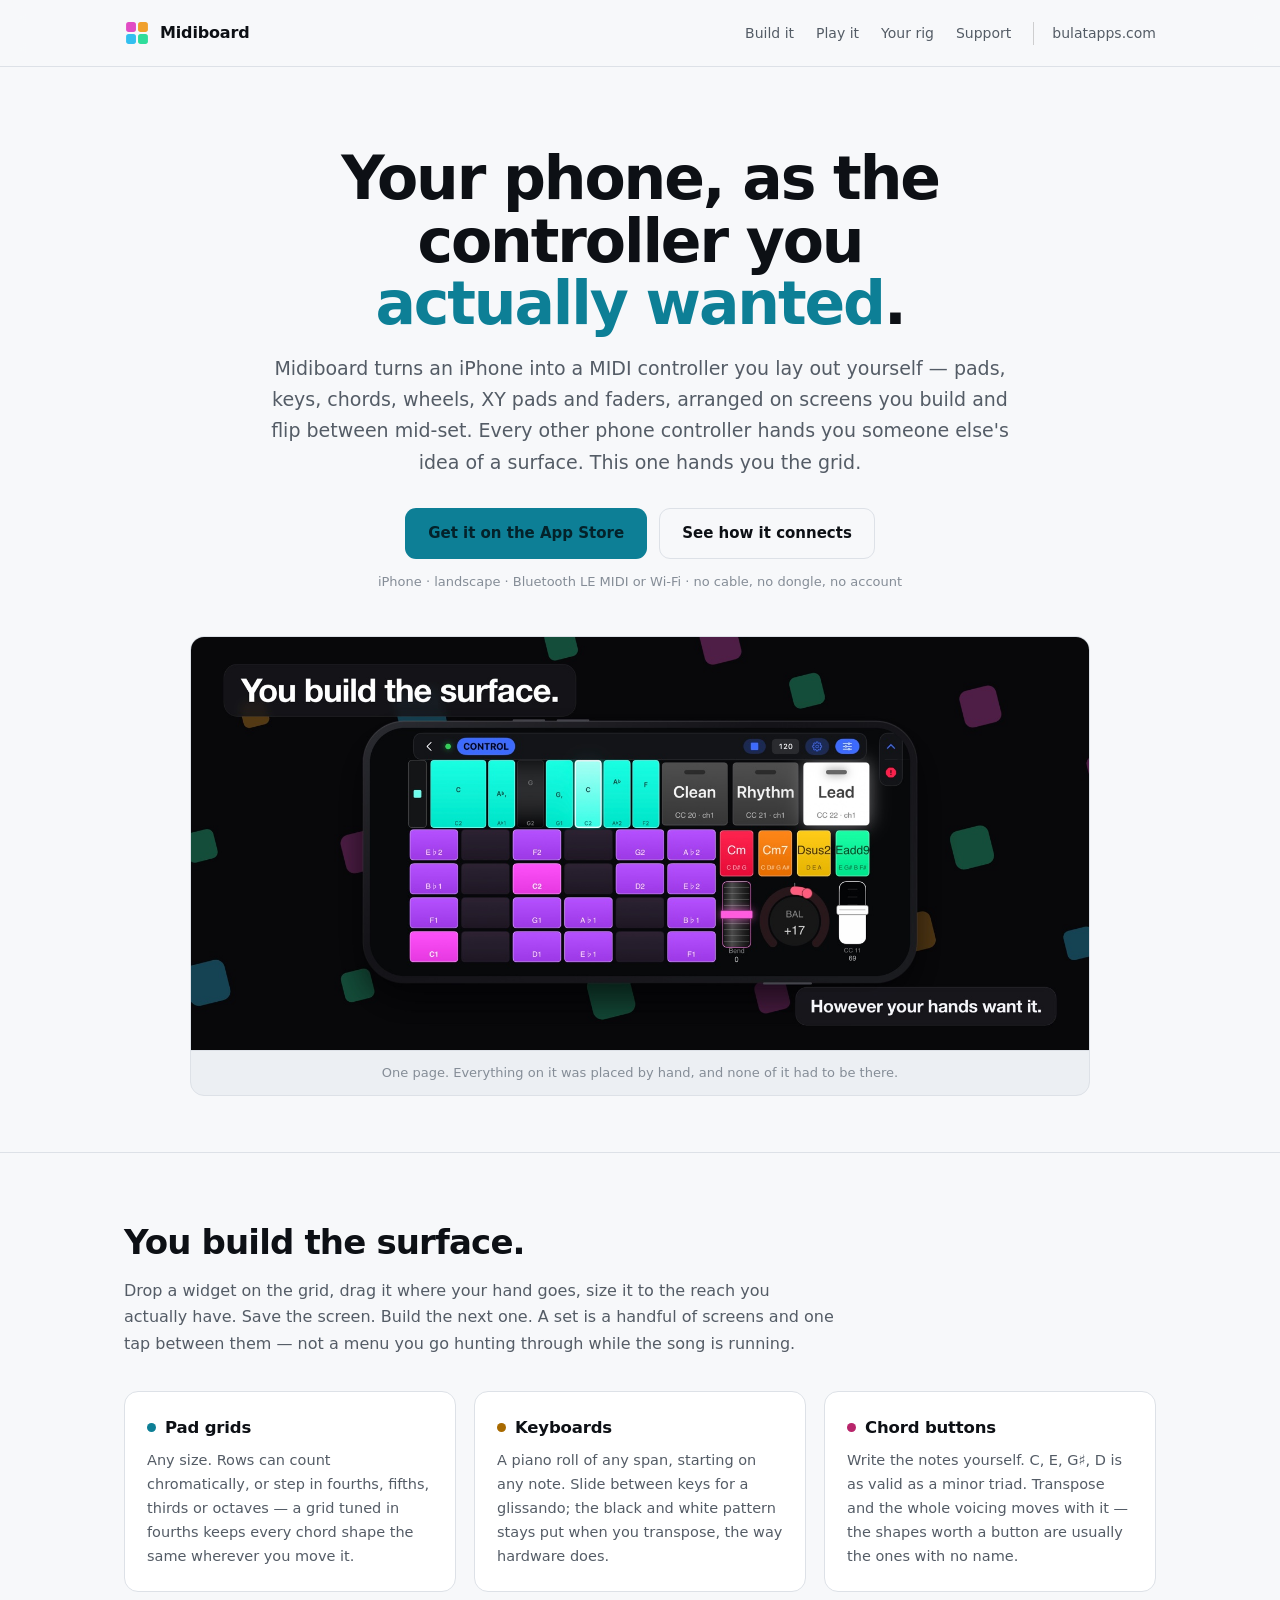
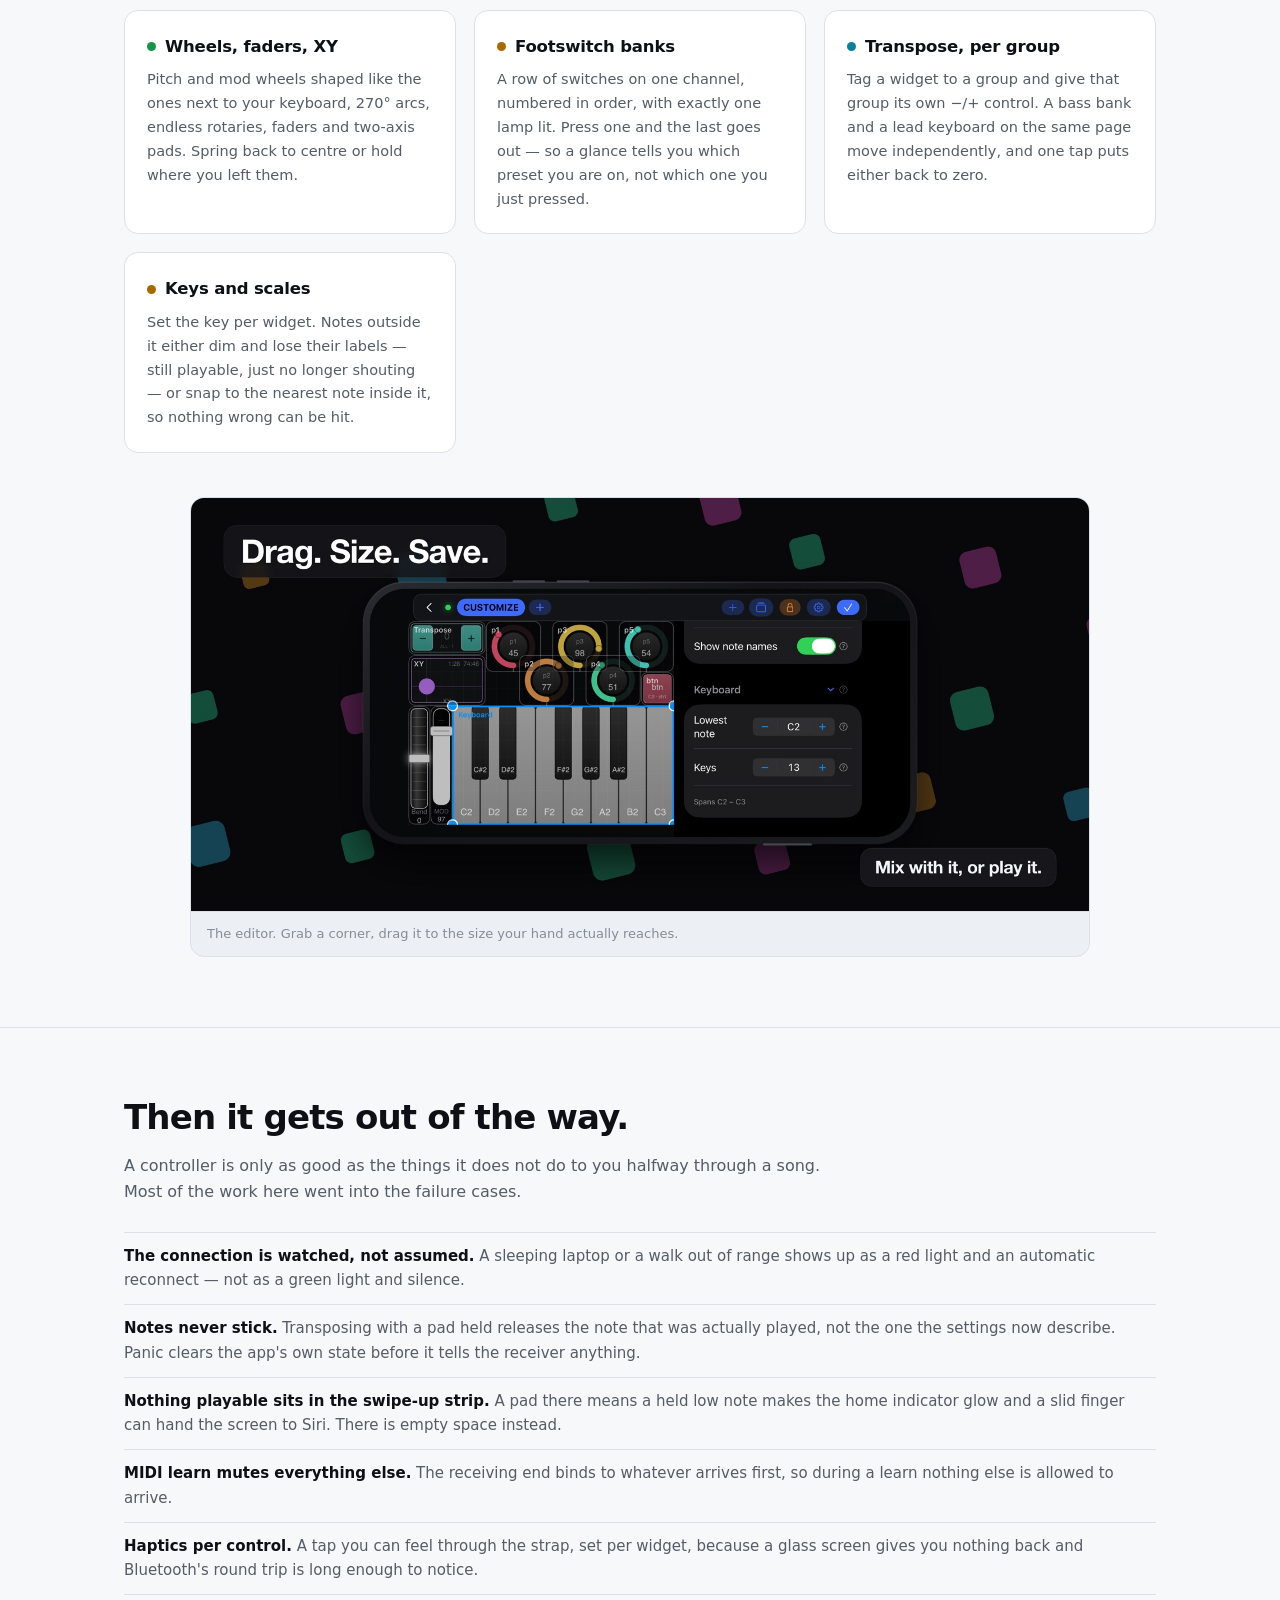
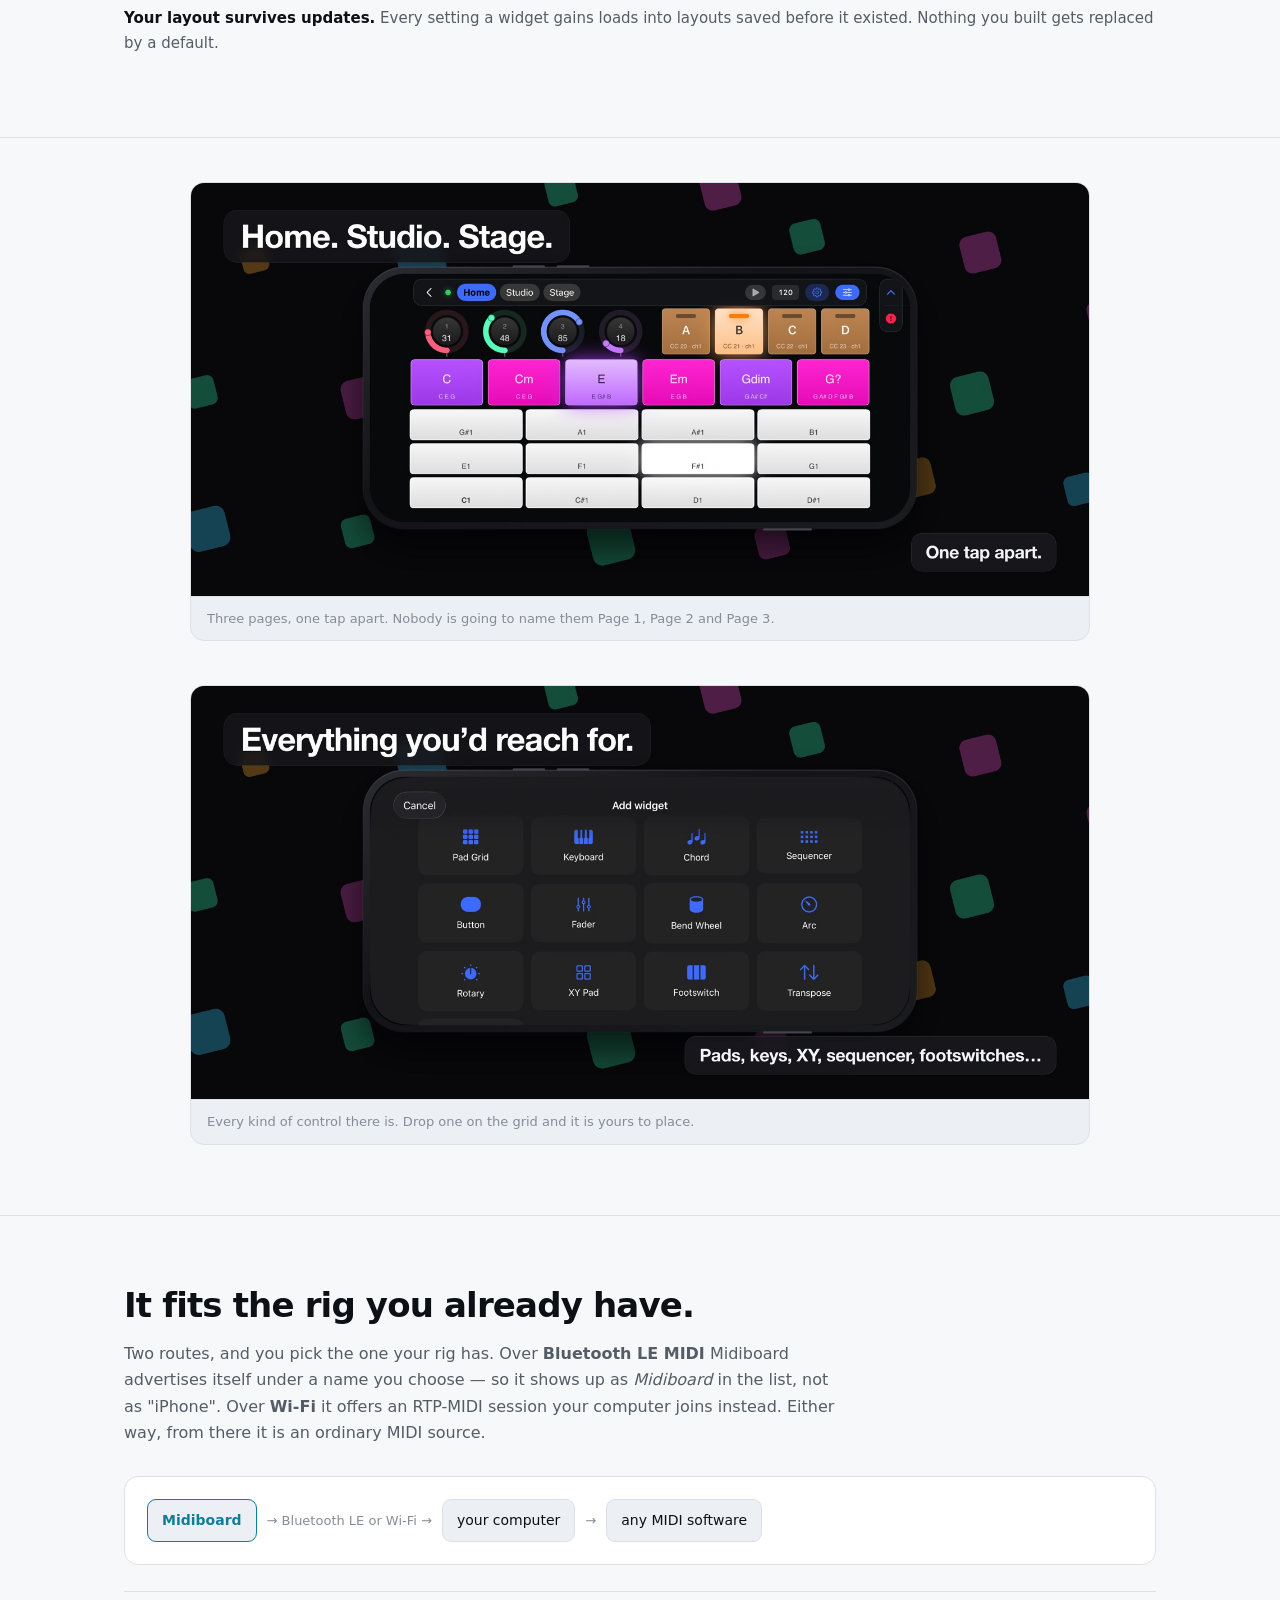
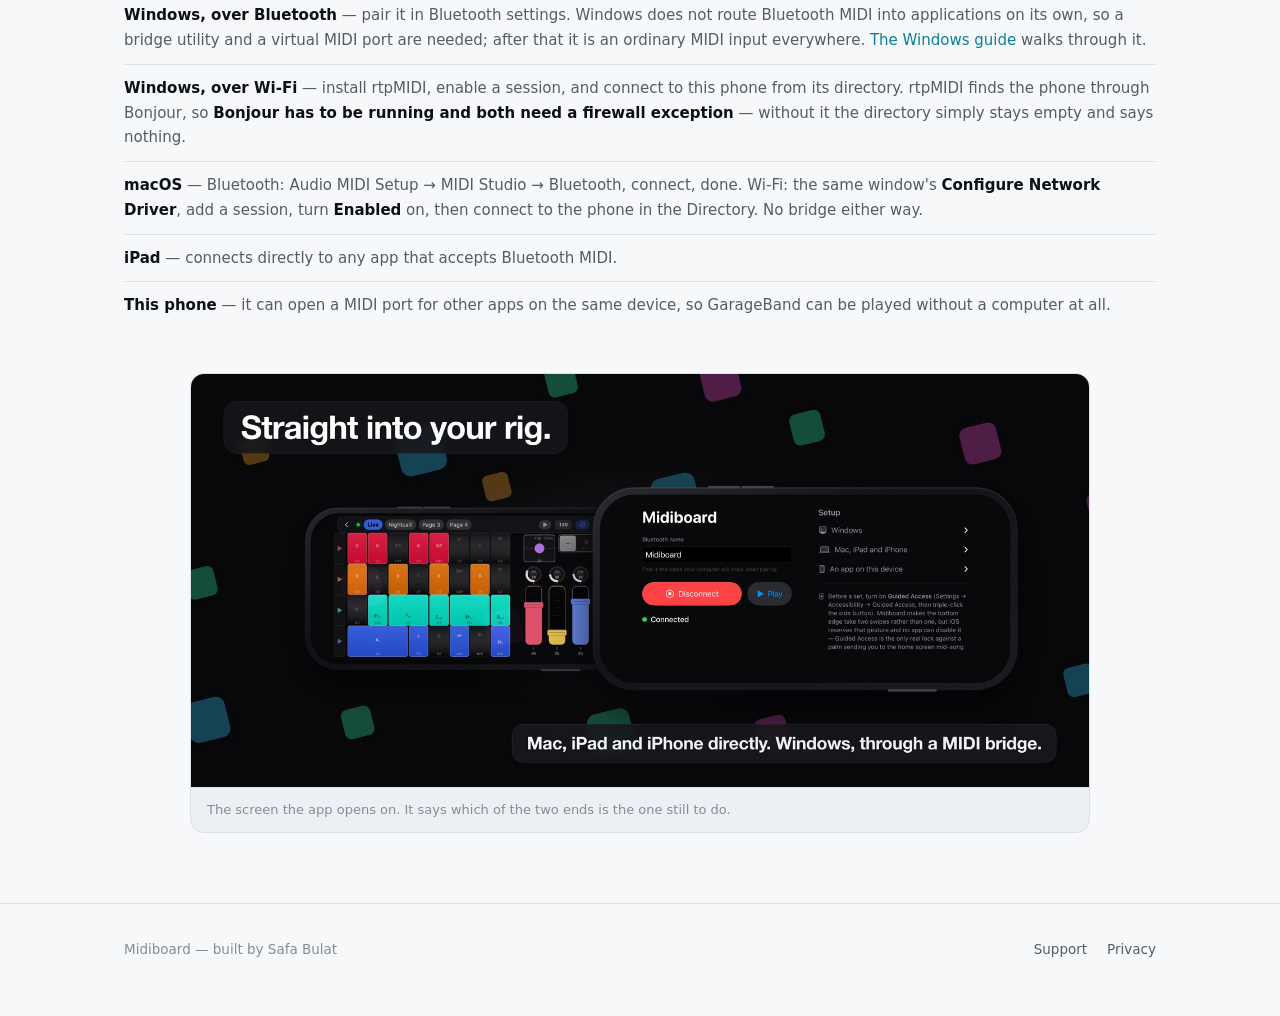
<file: index.html>
<!DOCTYPE html>
<html lang="en">
<head>
<meta charset="utf-8">
<meta name="viewport" content="width=device-width, initial-scale=1">
<!-- The page ships its own light and dark designs; stop extensions from re-inventing them. -->
<meta name="darkreader-lock">
<title>Midiboard — your phone, as the controller you actually wanted</title>
<meta name="description" content="An iPhone MIDI controller you lay out yourself: pads, keys, chords, XY, wheels and faders on screens you build and switch between mid-set. Standard MIDI over Bluetooth LE or Wi-Fi, so it works with whatever you already play.">
<meta property="og:title" content="Midiboard — your phone, as the controller you actually wanted">
<meta property="og:description" content="Build the control surface, not the workaround. MIDI from an iPhone over Bluetooth or Wi-Fi, with a layout editor that gets out of the way.">
<meta property="og:type" content="website">
<meta property="og:url" content="https://midiboard.bulatapps.com/">
<meta property="og:site_name" content="Midiboard">
<meta property="og:image" content="https://midiboard.bulatapps.com/img/surface.jpg">
<meta property="og:image:width" content="1600">
<meta property="og:image:height" content="736">
<meta property="og:image:alt" content="A Midiboard page in a phone: a step sequencer, a pad bank, footswitches, chord buttons, a bend fader and a knob.">
<meta name="twitter:card" content="summary_large_image">
<link rel="canonical" href="https://midiboard.bulatapps.com/">
<!-- Safari on iOS: shows the App Store banner on top of the page, with Open/View. -->
<meta name="apple-itunes-app" content="app-id=6801598625">
<script type="application/ld+json">
{
  "@context": "https://schema.org",
  "@type": "SoftwareApplication",
  "name": "Midiboard",
  "applicationCategory": "MusicApplication",
  "operatingSystem": "iOS 17.0 or later",
  "description": "An iPhone MIDI controller you lay out yourself: pads, keys, chords, XY, wheels and faders, over Bluetooth LE MIDI or Wi-Fi.",
  "url": "https://midiboard.bulatapps.com/",
  "downloadUrl": "https://apps.apple.com/app/id6801598625",
  "image": "https://midiboard.bulatapps.com/img/surface.jpg",
  "author": {"@type": "Person", "name": "Safa Bulat"},
  "offers": {"@type": "Offer", "price": "0", "priceCurrency": "USD"}
}
</script>
<link rel="stylesheet" href="style.css">
<link rel="icon" type="image/svg+xml" href="img/appicon.svg">
</head>
<body>

<header>
  <div class="wrap">
    <a class="wordmark" href="/">
      <!-- Four pads, one per colour the editor assigns. Same mark as the app icon. -->
      <svg class="mark" viewBox="0 0 100 100" aria-hidden="true">
        <rect x="8"  y="8"  width="38" height="38" rx="10" fill="#e14cc4"/>
        <rect x="54" y="8"  width="38" height="38" rx="10" fill="#f0a02c"/>
        <rect x="8"  y="54" width="38" height="38" rx="10" fill="#33bff0"/>
        <rect x="54" y="54" width="38" height="38" rx="10" fill="#2fdd9b"/>
      </svg>
      Midiboard
    </a>
    <nav>
      <a href="#build">Build it</a>
      <a href="#play">Play it</a>
      <a href="#rig">Your rig</a>
      <a href="support.html">Support</a>
      <a class="hub" href="https://bulatapps.com/">bulatapps.com</a>
    </nav>
  </div>
</header>

<div class="wrap hero">
  <h1>Your phone, as the controller you <em>actually wanted</em>.</h1>
  <p class="lede">
    Midiboard turns an iPhone into a MIDI controller you lay out yourself — pads, keys,
    chords, wheels, XY pads and faders, arranged on screens you build and flip between mid-set.
    Every other phone controller hands you someone else's idea of a surface. This one hands you the grid.
  </p>
  <div class="cta">
    <a class="btn btn-primary" href="https://apps.apple.com/app/apple-store/id6801598625?pt=129311175&amp;ct=site&amp;mt=8">Get it on the App Store</a>
    <a class="btn btn-ghost" href="#rig">See how it connects</a>
  </div>
  <p class="cta-note">iPhone · landscape · Bluetooth LE MIDI or Wi-Fi · no cable, no dongle, no account</p>

  <figure class="shot">
    <img src="img/surface.jpg" width="1600" height="736" alt="A Midiboard page in a phone, headed “You build the surface”: a step sequencer, a pad bank in a key, three footswitches named Clean, Rhythm and Lead, chord buttons, a bend fader and a balance knob reading +17.">
    <figcaption>One page. Everything on it was placed by hand, and none of it had to be there.</figcaption>
  </figure>
</div>

<section id="build">
  <div class="wrap">
    <h2>You build the surface.</h2>
    <p>
      Drop a widget on the grid, drag it where your hand goes, size it to the reach you actually have.
      Save the screen. Build the next one. A set is a handful of screens and one tap between them —
      not a menu you go hunting through while the song is running.
    </p>

    <div class="grid">
      <div class="card">
        <h3><span class="dot"></span>Pad grids</h3>
        <p>
          Any size. Rows can count chromatically, or step in fourths, fifths, thirds or octaves — a grid
          tuned in fourths keeps every chord shape the same wherever you move it.
        </p>
      </div>
      <div class="card">
        <h3><span class="dot a"></span>Keyboards</h3>
        <p>
          A piano roll of any span, starting on any note. Slide between keys for a glissando; the black
          and white pattern stays put when you transpose, the way hardware does.
        </p>
      </div>
      <div class="card">
        <h3><span class="dot m"></span>Chord buttons</h3>
        <p>
          Write the notes yourself. C, E, G♯, D is as valid as a minor triad. Transpose and the whole
          voicing moves with it — the shapes worth a button are usually the ones with no name.
        </p>
      </div>
      <div class="card">
        <h3><span class="dot g"></span>Wheels, faders, XY</h3>
        <p>
          Pitch and mod wheels shaped like the ones next to your keyboard, 270° arcs, endless rotaries,
          faders and two-axis pads. Spring back to centre or hold where you left them.
        </p>
      </div>
      <div class="card">
        <h3><span class="dot a"></span>Footswitch banks</h3>
        <p>
          A row of switches on one channel, numbered in order, with exactly one lamp lit. Press one
          and the last goes out — so a glance tells you which preset you are on, not which one you
          just pressed.
        </p>
      </div>
      <div class="card">
        <h3><span class="dot"></span>Transpose, per group</h3>
        <p>
          Tag a widget to a group and give that group its own −/+ control. A bass bank and a lead
          keyboard on the same page move independently, and one tap puts either back to zero.
        </p>
      </div>
      <div class="card">
        <h3><span class="dot a"></span>Keys and scales</h3>
        <p>
          Set the key per widget. Notes outside it either dim and lose their labels — still playable,
          just no longer shouting — or snap to the nearest note inside it, so nothing wrong can be hit.
        </p>
      </div>
    </div>

    <figure class="shot">
      <img src="img/editor.jpg" width="1600" height="736" alt="The Midiboard layout editor, headed “Drag. Size. Save.”: a keyboard selected with resize handles, rings and an XY pad above it, and the inspector open down the right showing the Widget section and the Keyboard section with its lowest note and key count.">
      <figcaption>The editor. Grab a corner, drag it to the size your hand actually reaches.</figcaption>
    </figure>
  </div>
</section>

<section id="play">
  <div class="wrap">
    <h2>Then it gets out of the way.</h2>
    <p>
      A controller is only as good as the things it does not do to you halfway through a song. Most of
      the work here went into the failure cases.
    </p>

    <ul class="plain">
      <li><b>The connection is watched, not assumed.</b> A sleeping laptop or a walk out of range shows up as a red light and an automatic reconnect — not as a green light and silence.</li>
      <li><b>Notes never stick.</b> Transposing with a pad held releases the note that was actually played, not the one the settings now describe. Panic clears the app's own state before it tells the receiver anything.</li>
      <li><b>Nothing playable sits in the swipe-up strip.</b> A pad there means a held low note makes the home indicator glow and a slid finger can hand the screen to Siri. There is empty space instead.</li>
      <li><b>MIDI learn mutes everything else.</b> The receiving end binds to whatever arrives first, so during a learn nothing else is allowed to arrive.</li>
      <li><b>Haptics per control.</b> A tap you can feel through the strap, set per widget, because a glass screen gives you nothing back and Bluetooth's round trip is long enough to notice.</li>
      <li><b>Your layout survives updates.</b> Every setting a widget gains loads into layouts saved before it existed. Nothing you built gets replaced by a default.</li>
    </ul>
  </div>
</section>

<section id="keys-shot" class="quiet">
  <div class="wrap">
    <figure class="shot">
      <img src="img/pads.jpg" width="1600" height="736" alt="A Midiboard performance page headed “Home. Studio. Stage.”, with those three pages in the strip along the top, four rings, four footswitches, a row of chord buttons and a bank of pale note pads.">
      <figcaption>Three pages, one tap apart. Nobody is going to name them Page 1, Page 2 and Page 3.</figcaption>
    </figure>
    <figure class="shot">
      <img src="img/keys.jpg" width="1600" height="736" alt="The Add widget palette, headed “Everything you’d reach for”: pad grid, keyboard, chord, sequencer, button, fader, bend wheel, arc, rotary, XY pad, footswitch and transpose.">
      <figcaption>Every kind of control there is. Drop one on the grid and it is yours to place.</figcaption>
    </figure>
  </div>
</section>

<section id="rig">
  <div class="wrap">
    <h2>It fits the rig you already have.</h2>
    <p>
      Two routes, and you pick the one your rig has. Over <b>Bluetooth LE MIDI</b> Midiboard advertises
      itself under a name you choose — so it shows up as <em>Midiboard</em> in the list, not as "iPhone".
      Over <b>Wi-Fi</b> it offers an RTP-MIDI session your computer joins instead. Either way, from there
      it is an ordinary MIDI source.
    </p>

    <div class="chain">
      <span class="node us">Midiboard</span>
      <span class="arrow">→ Bluetooth LE or Wi-Fi →</span>
      <span class="node">your computer</span>
      <span class="arrow">→</span>
      <span class="node">any MIDI software</span>
    </div>

    <ul class="plain">
      <li><b>Windows, over Bluetooth</b> — pair it in Bluetooth settings. Windows does not route Bluetooth MIDI into applications on its own, so a bridge utility and a virtual MIDI port are needed; after that it is an ordinary MIDI input everywhere. <a href="windows.html">The Windows guide</a> walks through it.</li>
      <li><b>Windows, over Wi-Fi</b> — install rtpMIDI, enable a session, and connect to this phone from its directory. rtpMIDI finds the phone through Bonjour, so <b>Bonjour has to be running and both need a firewall exception</b> — without it the directory simply stays empty and says nothing.</li>
      <li><b>macOS</b> — Bluetooth: Audio MIDI Setup → MIDI Studio → Bluetooth, connect, done. Wi-Fi: the same window's <b>Configure Network Driver</b>, add a session, turn <b>Enabled</b> on, then connect to the phone in the Directory. No bridge either way.</li>
      <li><b>iPad</b> — connects directly to any app that accepts Bluetooth MIDI.</li>
      <li><b>This phone</b> — it can open a MIDI port for other apps on the same device, so GarageBand can be played without a computer at all.</li>
    </ul>

    <figure class="shot">
      <img src="img/connect.jpg" width="1600" height="736" alt="Two phones, headed “Straight into your rig”: behind, a full performance page; in front, the connection screen showing the Bluetooth name, a Disconnect button, a green Connected line, and setup instructions for Windows, for Mac, iPad and iPhone, and for an app on this device.">
      <figcaption>The screen the app opens on. It says which of the two ends is the one still to do.</figcaption>
    </figure>
  </div>
</section>

<footer>
  <div class="wrap">
    <span>Midiboard — built by Safa Bulat</span>
    <nav>
      <a href="support.html">Support</a>
      <a href="privacy.html">Privacy</a>
    </nav>
  </div>
</footer>

</body>
</html>
</file>
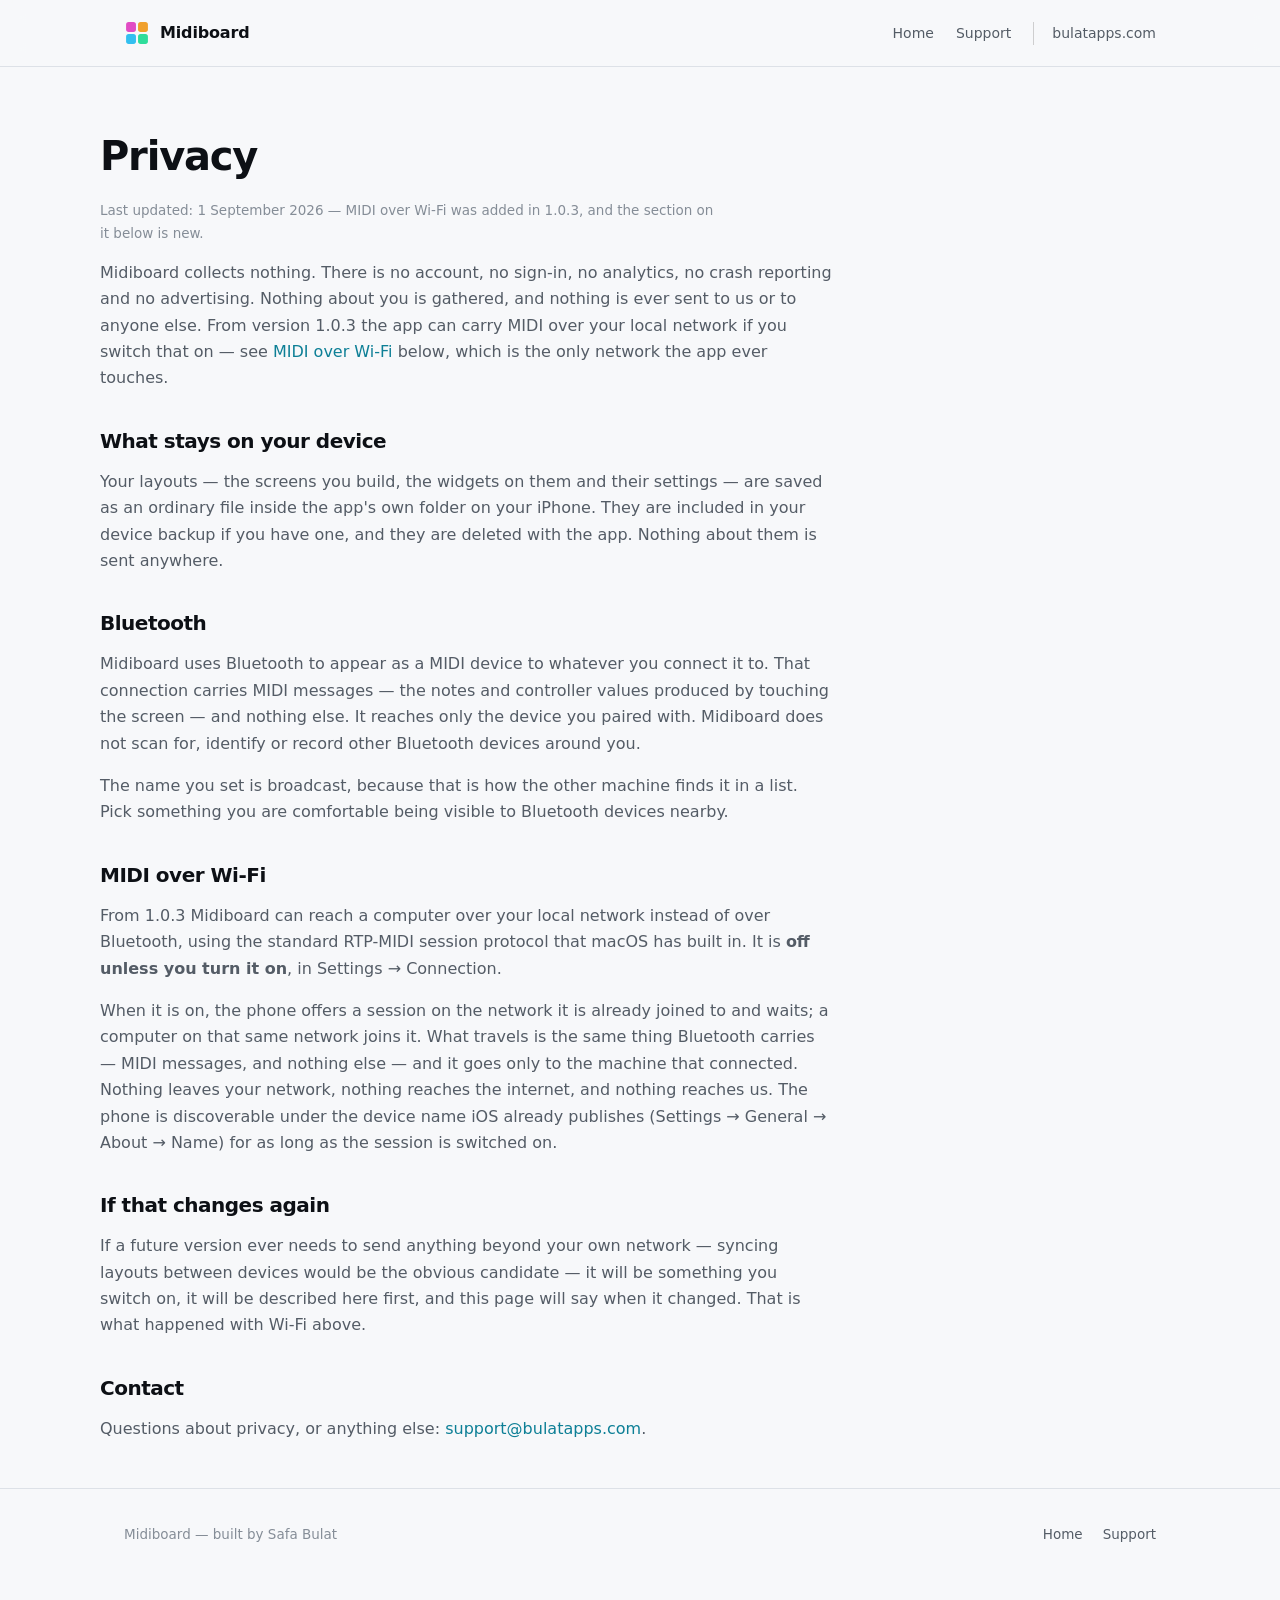
<file: privacy.html>
<!DOCTYPE html>
<html lang="en">
<head>
<meta charset="utf-8">
<meta name="viewport" content="width=device-width, initial-scale=1">
<meta name="darkreader-lock">
<title>Midiboard — privacy</title>
<meta name="description" content="Midiboard collects nothing, sends nothing anywhere, and has no account.">
<link rel="canonical" href="https://midiboard.bulatapps.com/privacy.html">
<meta name="apple-itunes-app" content="app-id=6801598625">
<link rel="stylesheet" href="style.css">
<link rel="icon" type="image/svg+xml" href="img/appicon.svg">
</head>
<body>

<header>
  <div class="wrap">
    <a class="wordmark" href="index.html">
      <svg class="mark" viewBox="0 0 100 100" aria-hidden="true">
        <rect x="8"  y="8"  width="38" height="38" rx="10" fill="#e14cc4"/>
        <rect x="54" y="8"  width="38" height="38" rx="10" fill="#f0a02c"/>
        <rect x="8"  y="54" width="38" height="38" rx="10" fill="#33bff0"/>
        <rect x="54" y="54" width="38" height="38" rx="10" fill="#2fdd9b"/>
      </svg>
      Midiboard
    </a>
    <nav>
      <a href="index.html">Home</a>
      <a href="support.html">Support</a>
      <a class="hub" href="https://bulatapps.com/">bulatapps.com</a>
    </nav>
  </div>
</header>

<div class="wrap doc">
  <h1>Privacy</h1>
  <p class="updated">Last updated: 1 September 2026 — MIDI over Wi-Fi was added in 1.0.3, and the section on it below is new.</p>

  <p>
    Midiboard collects nothing. There is no account, no sign-in, no analytics, no crash reporting and no
    advertising. Nothing about you is gathered, and nothing is ever sent to us or to anyone else.
    From version 1.0.3 the app can carry MIDI over your local network if you switch that on — see
    <a href="#wifi">MIDI over Wi-Fi</a> below, which is the only network the app ever touches.
  </p>

  <h2>What stays on your device</h2>
  <p>
    Your layouts — the screens you build, the widgets on them and their settings — are saved as an
    ordinary file inside the app's own folder on your iPhone. They are included in your device backup if
    you have one, and they are deleted with the app. Nothing about them is sent anywhere.
  </p>

  <h2>Bluetooth</h2>
  <p>
    Midiboard uses Bluetooth to appear as a MIDI device to whatever you connect it to. That connection
    carries MIDI messages — the notes and controller values produced by touching the screen — and
    nothing else. It reaches only the device you paired with. Midiboard does not scan for, identify or
    record other Bluetooth devices around you.
  </p>
  <p>
    The name you set is broadcast, because that is how the other machine finds it in a list. Pick
    something you are comfortable being visible to Bluetooth devices nearby.
  </p>

  <h2 id="wifi">MIDI over Wi-Fi</h2>
  <p>
    From 1.0.3 Midiboard can reach a computer over your local network instead of over Bluetooth, using
    the standard RTP-MIDI session protocol that macOS has built in. It is <b>off unless you turn it
    on</b>, in Settings → Connection.
  </p>
  <p>
    When it is on, the phone offers a session on the network it is already joined to and waits; a
    computer on that same network joins it. What travels is the same thing Bluetooth carries — MIDI
    messages, and nothing else — and it goes only to the machine that connected. Nothing leaves your
    network, nothing reaches the internet, and nothing reaches us. The phone is discoverable under the
    device name iOS already publishes (Settings → General → About → Name) for as long as the session is
    switched on.
  </p>

  <h2>If that changes again</h2>
  <p>
    If a future version ever needs to send anything beyond your own network — syncing layouts between
    devices would be the obvious candidate — it will be something you switch on, it will be described
    here first, and this page will say when it changed. That is what happened with Wi-Fi above.
  </p>

  <h2>Contact</h2>
  <p>Questions about privacy, or anything else: <a href="mailto:support@bulatapps.com">support@bulatapps.com</a>.</p>
</div>

<footer>
  <div class="wrap">
    <span>Midiboard — built by Safa Bulat</span>
    <nav>
      <a href="index.html">Home</a>
      <a href="support.html">Support</a>
    </nav>
  </div>
</footer>

</body>
</html>
</file>
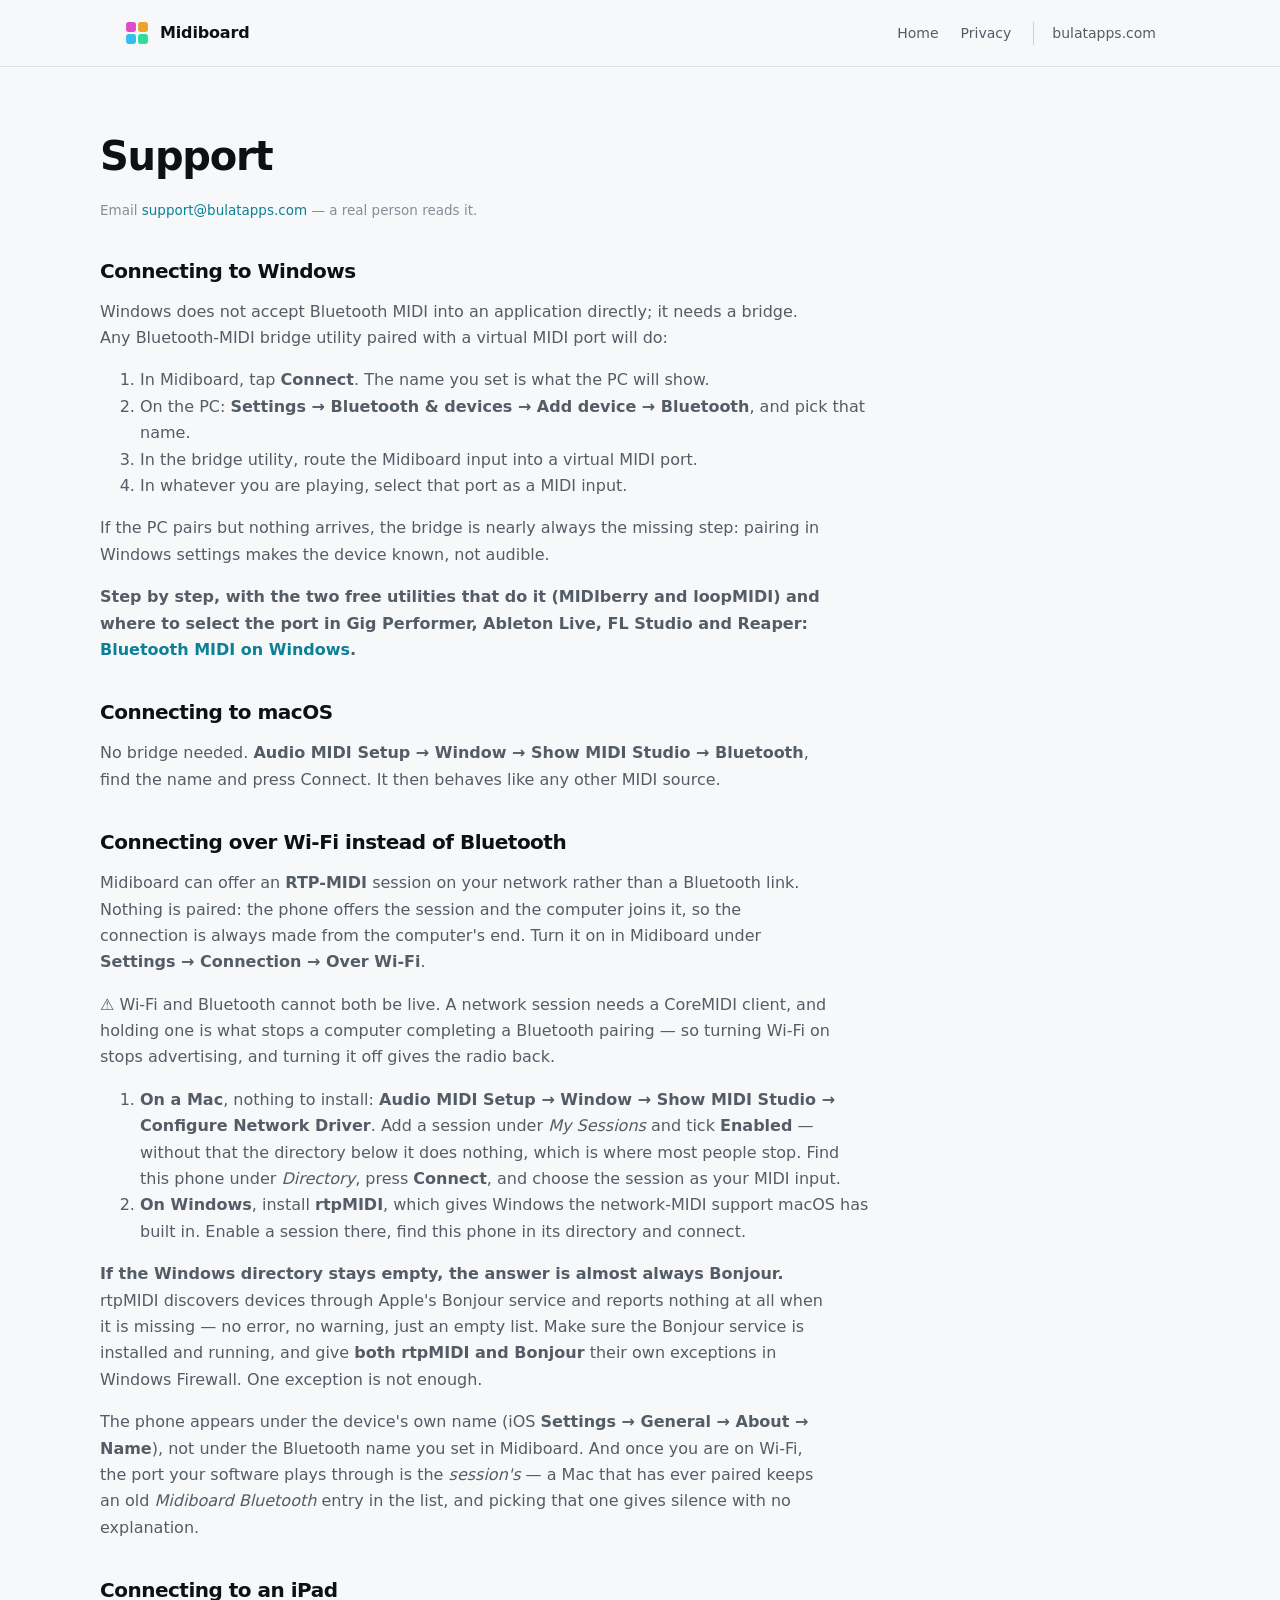
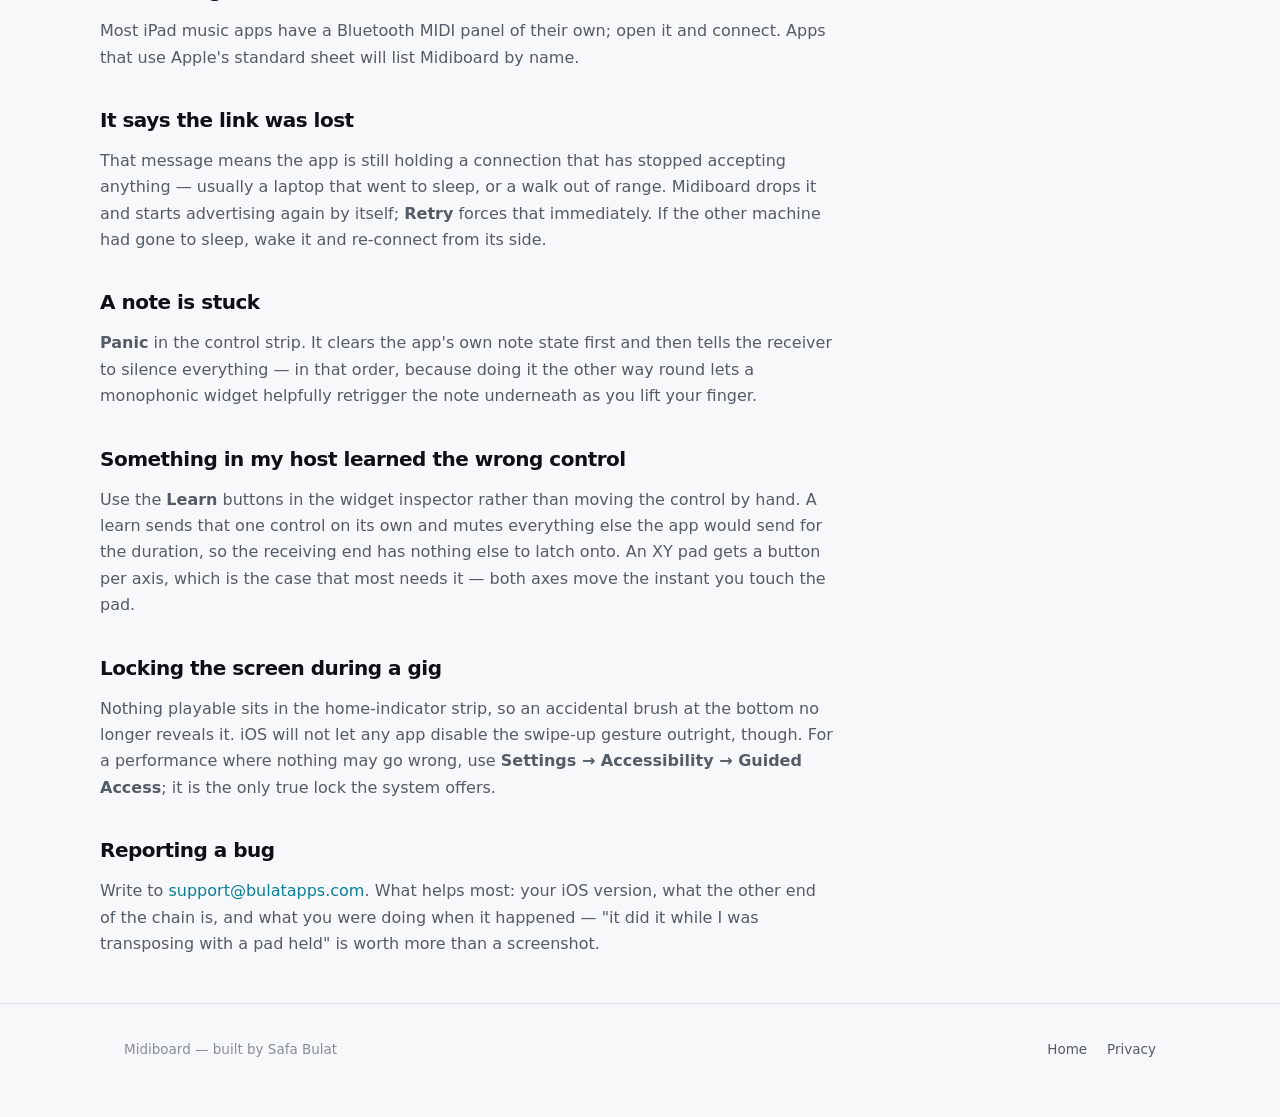
<file: support.html>
<!DOCTYPE html>
<html lang="en">
<head>
<meta charset="utf-8">
<meta name="viewport" content="width=device-width, initial-scale=1">
<meta name="darkreader-lock">
<title>Midiboard — support</title>
<meta name="description" content="Help with connecting Midiboard to Windows, macOS or an iPad, and how to get in touch.">
<link rel="canonical" href="https://midiboard.bulatapps.com/support.html">
<meta name="apple-itunes-app" content="app-id=6801598625">
<link rel="stylesheet" href="style.css">
<link rel="icon" type="image/svg+xml" href="img/appicon.svg">
</head>
<body>

<header>
  <div class="wrap">
    <a class="wordmark" href="index.html">
      <svg class="mark" viewBox="0 0 100 100" aria-hidden="true">
        <rect x="8"  y="8"  width="38" height="38" rx="10" fill="#e14cc4"/>
        <rect x="54" y="8"  width="38" height="38" rx="10" fill="#f0a02c"/>
        <rect x="8"  y="54" width="38" height="38" rx="10" fill="#33bff0"/>
        <rect x="54" y="54" width="38" height="38" rx="10" fill="#2fdd9b"/>
      </svg>
      Midiboard
    </a>
    <nav>
      <a href="index.html">Home</a>
      <a href="privacy.html">Privacy</a>
      <a class="hub" href="https://bulatapps.com/">bulatapps.com</a>
    </nav>
  </div>
</header>

<div class="wrap doc">
  <h1>Support</h1>
  <p class="updated">Email <a href="mailto:support@bulatapps.com">support@bulatapps.com</a> — a real person reads it.</p>

  <h2>Connecting to Windows</h2>
  <p>
    Windows does not accept Bluetooth MIDI into an application directly; it needs a bridge. Any
    Bluetooth-MIDI bridge utility paired with a virtual MIDI port will do:
  </p>
  <ol>
    <li>In Midiboard, tap <b>Connect</b>. The name you set is what the PC will show.</li>
    <li>On the PC: <b>Settings → Bluetooth &amp; devices → Add device → Bluetooth</b>, and pick that name.</li>
    <li>In the bridge utility, route the Midiboard input into a virtual MIDI port.</li>
    <li>In whatever you are playing, select that port as a MIDI input.</li>
  </ol>
  <p>
    If the PC pairs but nothing arrives, the bridge is nearly always the missing step: pairing in Windows
    settings makes the device known, not audible.
  </p>
  <p>
    <b>Step by step, with the two free utilities that do it (MIDIberry and loopMIDI) and where to select
    the port in Gig Performer, Ableton Live, FL Studio and Reaper: <a href="windows.html">Bluetooth MIDI on
    Windows</a>.</b>
  </p>

  <h2>Connecting to macOS</h2>
  <p>
    No bridge needed. <b>Audio MIDI Setup → Window → Show MIDI Studio → Bluetooth</b>, find the name and
    press Connect. It then behaves like any other MIDI source.
  </p>

  <h2>Connecting over Wi-Fi instead of Bluetooth</h2>
  <p>
    Midiboard can offer an <b>RTP-MIDI</b> session on your network rather than a Bluetooth link. Nothing
    is paired: the phone offers the session and the computer joins it, so the connection is always made
    from the computer's end. Turn it on in Midiboard under <b>Settings → Connection → Over Wi-Fi</b>.
  </p>
  <p>
    ⚠️ Wi-Fi and Bluetooth cannot both be live. A network session needs a CoreMIDI client, and holding
    one is what stops a computer completing a Bluetooth pairing — so turning Wi-Fi on stops advertising,
    and turning it off gives the radio back.
  </p>
  <ol>
    <li><b>On a Mac</b>, nothing to install: <b>Audio MIDI Setup → Window → Show MIDI Studio → Configure
      Network Driver</b>. Add a session under <em>My Sessions</em> and tick <b>Enabled</b> — without that
      the directory below it does nothing, which is where most people stop. Find this phone under
      <em>Directory</em>, press <b>Connect</b>, and choose the session as your MIDI input.</li>
    <li><b>On Windows</b>, install <b>rtpMIDI</b>, which gives Windows the network-MIDI support macOS has
      built in. Enable a session there, find this phone in its directory and connect.</li>
  </ol>
  <p>
    <b>If the Windows directory stays empty, the answer is almost always Bonjour.</b> rtpMIDI discovers
    devices through Apple's Bonjour service and reports nothing at all when it is missing — no error, no
    warning, just an empty list. Make sure the Bonjour service is installed and running, and give
    <b>both rtpMIDI and Bonjour</b> their own exceptions in Windows Firewall. One exception is not enough.
  </p>
  <p>
    The phone appears under the device's own name (iOS <b>Settings → General → About → Name</b>), not
    under the Bluetooth name you set in Midiboard. And once you are on Wi-Fi, the port your software
    plays through is the <em>session's</em> — a Mac that has ever paired keeps an old
    <em>Midiboard Bluetooth</em> entry in the list, and picking that one gives silence with no
    explanation.
  </p>

  <h2>Connecting to an iPad</h2>
  <p>
    Most iPad music apps have a Bluetooth MIDI panel of their own; open it and connect. Apps that use
    Apple's standard sheet will list Midiboard by name.
  </p>

  <h2>It says the link was lost</h2>
  <p>
    That message means the app is still holding a connection that has stopped accepting anything —
    usually a laptop that went to sleep, or a walk out of range. Midiboard drops it and starts
    advertising again by itself; <b>Retry</b> forces that immediately. If the other machine had gone to
    sleep, wake it and re-connect from its side.
  </p>

  <h2>A note is stuck</h2>
  <p>
    <b>Panic</b> in the control strip. It clears the app's own note state first and then tells the
    receiver to silence everything — in that order, because doing it the other way round lets a
    monophonic widget helpfully retrigger the note underneath as you lift your finger.
  </p>

  <h2>Something in my host learned the wrong control</h2>
  <p>
    Use the <b>Learn</b> buttons in the widget inspector rather than moving the control by hand.
    A learn sends that one control on its own and mutes everything else the app would send for the
    duration, so the receiving end has nothing else to latch onto. An XY pad gets a button per axis,
    which is the case that most needs it — both axes move the instant you touch the pad.
  </p>

  <h2>Locking the screen during a gig</h2>
  <p>
    Nothing playable sits in the home-indicator strip, so an accidental brush at the bottom no longer
    reveals it. iOS will not let any app disable the swipe-up gesture outright, though. For a
    performance where nothing may go wrong, use <b>Settings → Accessibility → Guided Access</b>; it is
    the only true lock the system offers.
  </p>

  <h2>Reporting a bug</h2>
  <p>
    Write to <a href="mailto:support@bulatapps.com">support@bulatapps.com</a>. What helps most:
    your iOS version, what the other end of the chain is, and what you were doing when it happened —
    "it did it while I was transposing with a pad held" is worth more than a screenshot.
  </p>
</div>

<footer>
  <div class="wrap">
    <span>Midiboard — built by Safa Bulat</span>
    <nav>
      <a href="index.html">Home</a>
      <a href="privacy.html">Privacy</a>
    </nav>
  </div>
</footer>

</body>
</html>
</file>
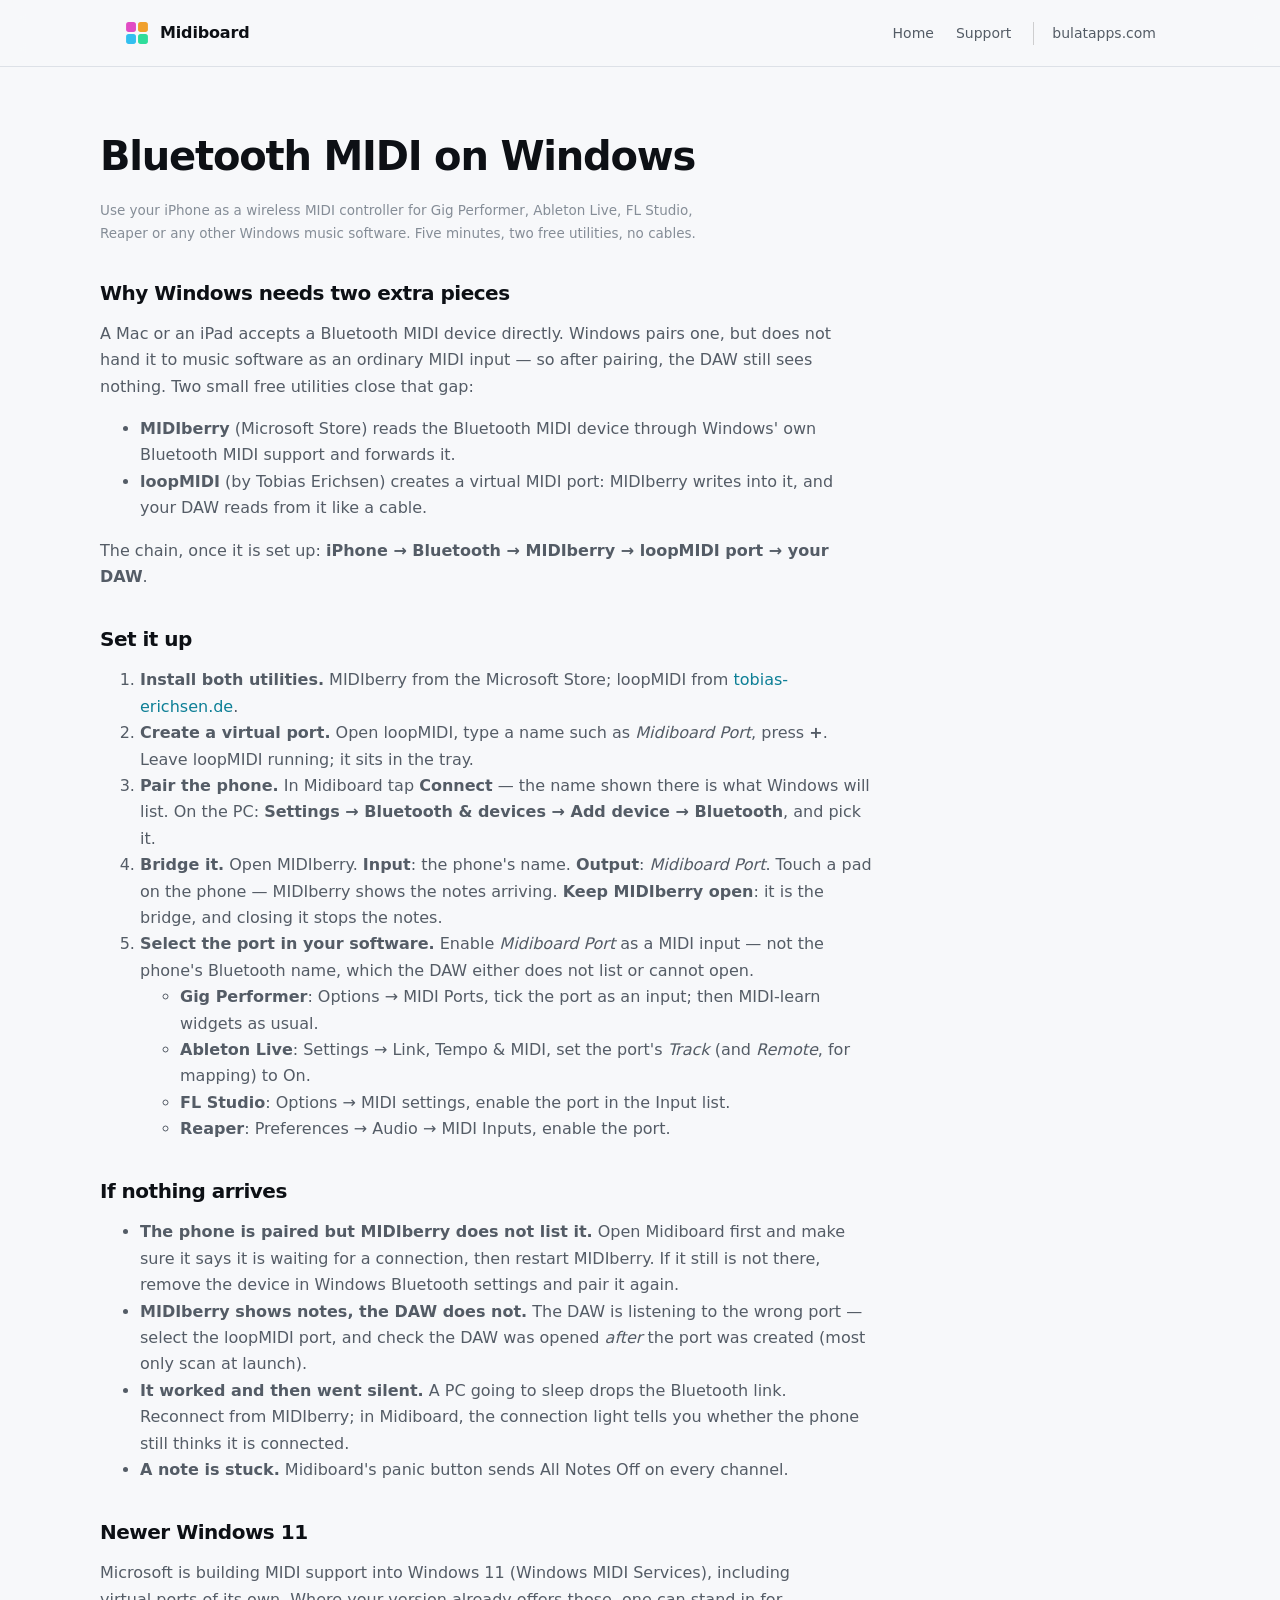
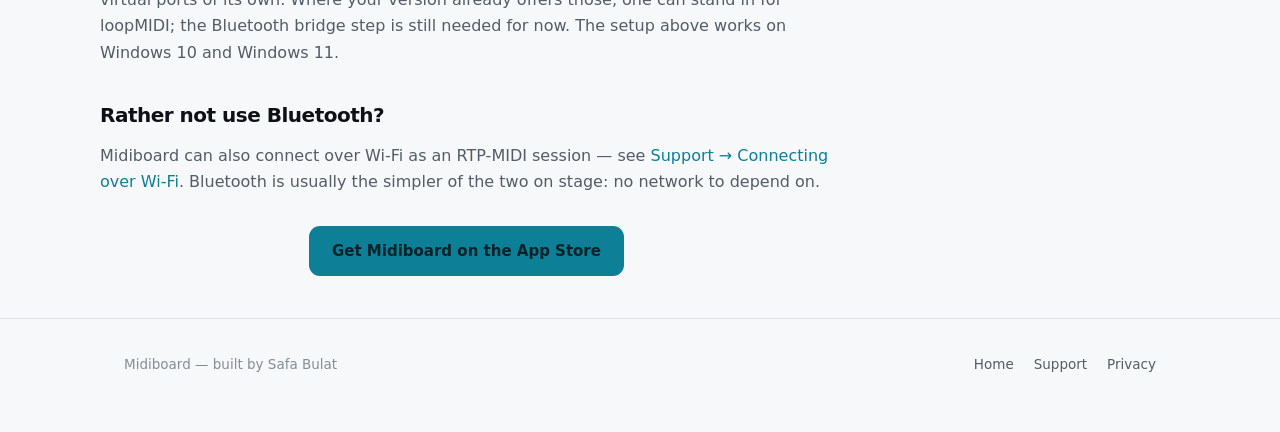
<file: windows.html>
<!DOCTYPE html>
<html lang="en">
<head>
<meta charset="utf-8">
<meta name="viewport" content="width=device-width, initial-scale=1">
<meta name="darkreader-lock">
<title>Bluetooth MIDI on Windows — use your iPhone as a MIDI controller | Midiboard</title>
<meta name="description" content="Step by step: pair an iPhone with a Windows PC over Bluetooth MIDI, bridge it with MIDIberry and loopMIDI, and play Gig Performer, Ableton Live, FL Studio or Reaper from the phone.">
<link rel="canonical" href="https://midiboard.bulatapps.com/windows.html">
<meta property="og:title" content="Bluetooth MIDI on Windows — iPhone as a MIDI controller">
<meta property="og:description" content="Pair, bridge with MIDIberry, route through loopMIDI, play any DAW. Four steps, five minutes.">
<meta property="og:image" content="https://midiboard.bulatapps.com/img/surface.jpg">
<meta property="og:url" content="https://midiboard.bulatapps.com/windows.html">
<meta name="apple-itunes-app" content="app-id=6801598625">
<link rel="stylesheet" href="style.css">
<link rel="icon" type="image/svg+xml" href="img/appicon.svg">
<script type="application/ld+json">
{
  "@context": "https://schema.org",
  "@type": "HowTo",
  "name": "Use an iPhone as a Bluetooth MIDI controller on Windows",
  "description": "Pair the phone, bridge Bluetooth MIDI with MIDIberry, route it through a loopMIDI virtual port, and select that port in your DAW.",
  "tool": [{"@type": "HowToTool", "name": "MIDIberry (free, Microsoft Store)"},
           {"@type": "HowToTool", "name": "loopMIDI (free)"},
           {"@type": "HowToTool", "name": "Midiboard for iPhone"}],
  "step": [
    {"@type": "HowToStep", "name": "Install the two utilities", "text": "Install MIDIberry from the Microsoft Store and loopMIDI from Tobias Erichsen's site."},
    {"@type": "HowToStep", "name": "Create a virtual port", "text": "Open loopMIDI and press + to create a port, for example 'Midiboard Port'."},
    {"@type": "HowToStep", "name": "Pair the phone", "text": "In Midiboard tap Connect, then on the PC open Settings, Bluetooth & devices, Add device, Bluetooth, and pick the phone's name."},
    {"@type": "HowToStep", "name": "Bridge it", "text": "Open MIDIberry. Set Input to the phone and Output to the loopMIDI port. Leave MIDIberry running."},
    {"@type": "HowToStep", "name": "Select the port in your DAW", "text": "In Gig Performer, Ableton Live, FL Studio or Reaper, enable the loopMIDI port as a MIDI input."}
  ]
}
</script>
</head>
<body>

<header>
  <div class="wrap">
    <a class="wordmark" href="index.html">
      <svg class="mark" viewBox="0 0 100 100" aria-hidden="true">
        <rect x="8"  y="8"  width="38" height="38" rx="10" fill="#e14cc4"/>
        <rect x="54" y="8"  width="38" height="38" rx="10" fill="#f0a02c"/>
        <rect x="8"  y="54" width="38" height="38" rx="10" fill="#33bff0"/>
        <rect x="54" y="54" width="38" height="38" rx="10" fill="#2fdd9b"/>
      </svg>
      Midiboard
    </a>
    <nav>
      <a href="index.html">Home</a>
      <a href="support.html">Support</a>
      <a class="hub" href="https://bulatapps.com/">bulatapps.com</a>
    </nav>
  </div>
</header>

<div class="wrap doc">
  <h1>Bluetooth MIDI on Windows</h1>
  <p class="updated">Use your iPhone as a wireless MIDI controller for Gig Performer, Ableton Live, FL Studio,
    Reaper or any other Windows music software. Five minutes, two free utilities, no cables.</p>

  <h2>Why Windows needs two extra pieces</h2>
  <p>
    A Mac or an iPad accepts a Bluetooth MIDI device directly. Windows pairs one, but does not hand it to
    music software as an ordinary MIDI input — so after pairing, the DAW still sees nothing. Two small
    free utilities close that gap:
  </p>
  <ul>
    <li><b>MIDIberry</b> (Microsoft Store) reads the Bluetooth MIDI device through Windows' own
      Bluetooth MIDI support and forwards it.</li>
    <li><b>loopMIDI</b> (by Tobias Erichsen) creates a virtual MIDI port: MIDIberry writes into it, and
      your DAW reads from it like a cable.</li>
  </ul>
  <p>The chain, once it is set up: <b>iPhone → Bluetooth → MIDIberry → loopMIDI port → your DAW</b>.</p>

  <h2>Set it up</h2>
  <ol>
    <li><b>Install both utilities.</b> MIDIberry from the Microsoft Store; loopMIDI from
      <a href="https://www.tobias-erichsen.de/software/loopmidi.html" rel="noopener">tobias-erichsen.de</a>.</li>
    <li><b>Create a virtual port.</b> Open loopMIDI, type a name such as <em>Midiboard Port</em>, press
      <b>+</b>. Leave loopMIDI running; it sits in the tray.</li>
    <li><b>Pair the phone.</b> In Midiboard tap <b>Connect</b> — the name shown there is what Windows will
      list. On the PC: <b>Settings → Bluetooth &amp; devices → Add device → Bluetooth</b>, and pick it.</li>
    <li><b>Bridge it.</b> Open MIDIberry. <b>Input</b>: the phone's name. <b>Output</b>: <em>Midiboard Port</em>.
      Touch a pad on the phone — MIDIberry shows the notes arriving. <b>Keep MIDIberry open</b>: it is the
      bridge, and closing it stops the notes.</li>
    <li><b>Select the port in your software.</b> Enable <em>Midiboard Port</em> as a MIDI input — not the
      phone's Bluetooth name, which the DAW either does not list or cannot open.
      <ul>
        <li><b>Gig Performer</b>: Options → MIDI Ports, tick the port as an input; then MIDI-learn widgets as usual.</li>
        <li><b>Ableton Live</b>: Settings → Link, Tempo &amp; MIDI, set the port's <em>Track</em> (and <em>Remote</em>, for mapping) to On.</li>
        <li><b>FL Studio</b>: Options → MIDI settings, enable the port in the Input list.</li>
        <li><b>Reaper</b>: Preferences → Audio → MIDI Inputs, enable the port.</li>
      </ul>
    </li>
  </ol>

  <h2>If nothing arrives</h2>
  <ul>
    <li><b>The phone is paired but MIDIberry does not list it.</b> Open Midiboard first and make sure it
      says it is waiting for a connection, then restart MIDIberry. If it still is not there, remove the
      device in Windows Bluetooth settings and pair it again.</li>
    <li><b>MIDIberry shows notes, the DAW does not.</b> The DAW is listening to the wrong port — select the
      loopMIDI port, and check the DAW was opened <em>after</em> the port was created (most only scan at launch).</li>
    <li><b>It worked and then went silent.</b> A PC going to sleep drops the Bluetooth link. Reconnect from
      MIDIberry; in Midiboard, the connection light tells you whether the phone still thinks it is connected.</li>
    <li><b>A note is stuck.</b> Midiboard's panic button sends All Notes Off on every channel.</li>
  </ul>

  <h2>Newer Windows 11</h2>
  <p>
    Microsoft is building MIDI support into Windows 11 (Windows MIDI Services), including virtual ports of
    its own. Where your version already offers those, one can stand in for loopMIDI; the Bluetooth bridge
    step is still needed for now. The setup above works on Windows 10 and Windows 11.
  </p>

  <h2>Rather not use Bluetooth?</h2>
  <p>
    Midiboard can also connect over Wi-Fi as an RTP-MIDI session — see
    <a href="support.html">Support → Connecting over Wi-Fi</a>. Bluetooth is usually the simpler of the two
    on stage: no network to depend on.
  </p>

  <p class="cta"><a class="btn btn-primary" href="https://apps.apple.com/app/apple-store/id6801598625?pt=129311175&amp;ct=windows-guide&amp;mt=8">Get Midiboard on the App Store</a></p>
</div>

<footer>
  <div class="wrap">
    <span>Midiboard — built by Safa Bulat</span>
    <nav>
      <a href="index.html">Home</a>
      <a href="support.html">Support</a>
      <a href="privacy.html">Privacy</a>
    </nav>
  </div>
</footer>

</body>
</html>
</file>
<file: style.css>
/* Midiboard — landing page.
   Near-black and electric cyan, with the widget hues from the app itself used as accents. Dark first,
   because that is what the app is and what the room is when you are using it; light is a real design
   rather than an inversion, because App Store review and half the world browse in it.
   No framework, no build step, no external requests — the whole site is three HTML files and this
   stylesheet, so it drops onto any host. */

:root {
    --cyan:      #35d3ef;
    --cyan-dim:  #1fa8c0;
    --bg:        #0a0b0d;
    --bg-raise:  #14161a;
    --bg-sink:   #050506;
    --line:      #23262c;
    --ink:       #f1f4f7;
    --ink-soft:  #99a1ab;
    --ink-faint: #626973;
    --green:     #35e07a;
    --amber:     #ffb340;
    --magenta:   #ff5ea8;
    --radius:    14px;
    --page:      1080px;
}

@media (prefers-color-scheme: light) {
    :root {
        --bg:        #f7f8fa;
        --bg-raise:  #ffffff;
        --bg-sink:   #eceff3;
        --line:      #dde1e7;
        --ink:       #0d1015;
        --ink-soft:  #545c66;
        --ink-faint: #858d97;
        --cyan:      #0d7f96;
        --cyan-dim:  #0a6376;
        --green:     #16924a;
        --amber:     #a86a00;
        --magenta:   #b8256b;
    }
}

* { box-sizing: border-box; }

html { -webkit-text-size-adjust: 100%; }

body {
    margin: 0;
    background: var(--bg);
    color: var(--ink);
    font: 16px/1.65 -apple-system, BlinkMacSystemFont, "Segoe UI", Inter, system-ui, sans-serif;
    -webkit-font-smoothing: antialiased;
}

a { color: var(--cyan); text-decoration: none; }
a:hover { text-decoration: underline; }

h2 {
    font-size: clamp(24px, 3.4vw, 34px);
    line-height: 1.15;
    letter-spacing: -0.025em;
    margin: 0 0 14px;
}

.wrap { max-width: var(--page); margin: 0 auto; padding: 0 24px; }

/* ── header ─────────────────────────────────────────────────────────────── */
header {
    padding: 20px 0;
    border-bottom: 1px solid var(--line);
    position: sticky; top: 0;
    background: color-mix(in srgb, var(--bg) 86%, transparent);
    backdrop-filter: saturate(160%) blur(12px);
    z-index: 10;
}
header .wrap { display: flex; align-items: center; gap: 12px; }
.wordmark {
    display: flex; align-items: center; gap: 10px;
    font-weight: 650; letter-spacing: -0.01em; color: var(--ink);
}
.wordmark:hover { text-decoration: none; }
.mark { width: 26px; height: 26px; color: var(--cyan); flex: none; }
header nav { margin-left: auto; display: flex; gap: 22px; font-size: 14px; }
header nav a { color: var(--ink-soft); }
header nav a:hover { color: var(--ink); text-decoration: none; }

/* ── hero ───────────────────────────────────────────────────────────────── */
.hero { padding: 80px 0 56px; text-align: center; }
.hero h1 {
    margin: 0 auto 18px;
    max-width: 16ch;
    font-size: clamp(34px, 6.2vw, 60px);
    line-height: 1.04;
    letter-spacing: -0.035em;
    font-weight: 700;
}
.hero h1 em { font-style: normal; color: var(--cyan); }
.lede {
    margin: 0 auto;
    max-width: 62ch;
    font-size: clamp(16px, 1.9vw, 19px);
    color: var(--ink-soft);
}

.cta { display: flex; gap: 12px; justify-content: center; flex-wrap: wrap; margin: 30px 0 12px; }
.btn {
    display: inline-block;
    padding: 12px 22px;
    border-radius: 11px;
    font-weight: 600;
    font-size: 15px;
    border: 1px solid transparent;
}
.btn:hover { text-decoration: none; }
.btn-primary { background: var(--cyan); color: #04222a; }
.btn-primary:hover { background: var(--cyan-dim); }
.btn-ghost { border-color: var(--line); color: var(--ink); }
.btn-ghost:hover { border-color: var(--ink-faint); }
.btn[aria-disabled="true"] { opacity: 0.55; cursor: default; pointer-events: none; }
.cta-note { margin: 0; font-size: 13px; color: var(--ink-faint); }

/* ── shots ──────────────────────────────────────────────────────────────── */
figure { margin: 0; }
.shot {
    margin: 44px auto 0;
    border: 1px solid var(--line);
    border-radius: var(--radius);
    background: var(--bg-sink);
    overflow: hidden;
    max-width: 900px;
}
.shot img { display: block; width: 100%; height: auto; }
.shot figcaption {
    padding: 11px 16px;
    border-top: 1px solid var(--line);
    font-size: 13px;
    color: var(--ink-faint);
}

/* ── sections ───────────────────────────────────────────────────────────── */
section { padding: 70px 0; border-top: 1px solid var(--line); }
section > .wrap > p { color: var(--ink-soft); max-width: 70ch; }

.grid {
    display: grid;
    grid-template-columns: repeat(auto-fit, minmax(268px, 1fr));
    gap: 18px;
    margin-top: 34px;
}
.card {
    background: var(--bg-raise);
    border: 1px solid var(--line);
    border-radius: var(--radius);
    padding: 22px;
}
.card h3 {
    margin: 0 0 8px;
    font-size: 16.5px;
    letter-spacing: -0.01em;
    display: flex; align-items: center; gap: 9px;
}
.card p { margin: 0; font-size: 14.5px; color: var(--ink-soft); }
.dot { width: 9px; height: 9px; border-radius: 50%; flex: none; background: var(--cyan); }
.dot.a { background: var(--amber); }
.dot.g { background: var(--green); }
.dot.m { background: var(--magenta); }

/* ── the signal chain ───────────────────────────────────────────────────── */
.chain {
    display: flex;
    flex-wrap: wrap;
    align-items: center;
    gap: 10px;
    margin-top: 30px;
    padding: 22px;
    background: var(--bg-raise);
    border: 1px solid var(--line);
    border-radius: var(--radius);
}
.chain .node {
    padding: 9px 14px;
    border-radius: 9px;
    background: var(--bg-sink);
    border: 1px solid var(--line);
    font-size: 14px;
    white-space: nowrap;
}
.chain .node.us { border-color: var(--cyan); color: var(--cyan); font-weight: 600; }
.chain .arrow { color: var(--ink-faint); font-size: 13px; }

/* ── plain lists ────────────────────────────────────────────────────────── */
.plain { margin: 26px 0 0; padding: 0; list-style: none; }
.plain li {
    padding: 11px 0;
    border-top: 1px solid var(--line);
    color: var(--ink-soft);
    font-size: 15px;
}
.plain li b { color: var(--ink); font-weight: 600; }

/* A section that exists only to carry an image: no heading, less air around it. */
.quiet { padding-top: 0; }

/* ── footer ─────────────────────────────────────────────────────────────── */
footer {
    border-top: 1px solid var(--line);
    padding: 34px 0 56px;
    color: var(--ink-faint);
    font-size: 13.5px;
}
footer .wrap { display: flex; flex-wrap: wrap; gap: 8px 22px; align-items: center; }
footer nav { margin-left: auto; display: flex; gap: 20px; }
footer a { color: var(--ink-soft); }

/* ── support / privacy pages ────────────────────────────────────────────── */
.doc { padding: 56px 0 30px; }
.doc h1 { font-size: clamp(28px, 4.6vw, 40px); letter-spacing: -0.03em; margin: 0 0 10px; }
.doc h2 { font-size: 20px; margin: 38px 0 10px; }
.doc p, .doc li { color: var(--ink-soft); max-width: 72ch; }
.doc .updated { color: var(--ink-faint); font-size: 13.5px; margin-top: 0; }

/* bulatapps.com — the way out to the other apps. Last in the nav, set off by a hairline, and the one
   link that stays when the nav folds away on a phone: a visitor who came for this app is the one
   who has not seen the others yet. */
header nav a.hub { padding-left: 18px; border-left: 1px solid rgba(127,127,127,.35); }
/* On a phone the nav had no fold at all and already ran wide; with the hub link added the section
   anchors give way first — they are the same page you are scrolling anyway. */
@media (max-width: 760px) {
    header nav { gap: 14px; }
    header nav a[href^="#"] { display: none; }
    header nav a.hub { padding-left: 14px; }
}
</file>
